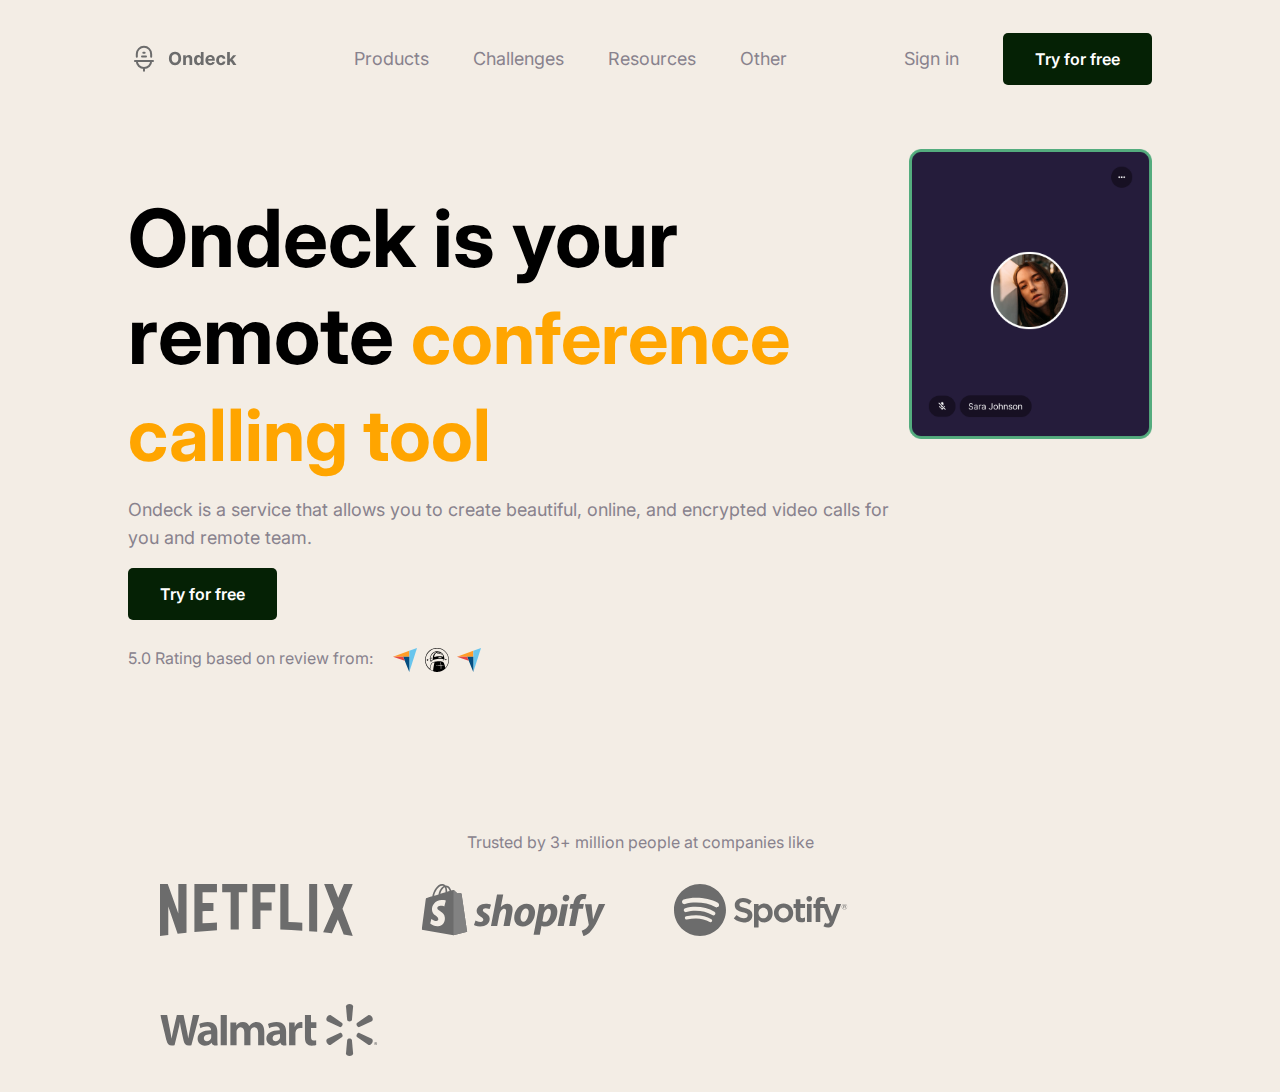
<file: index.html>
<!DOCTYPE html>
<html lang="pt-br">

<head>
    <meta charset="UTF-8">
    <meta name="viewport" content="width=device-width, initial-scale=1.0">
    <title>Challenge: Ondeck</title>
    <link rel="stylesheet" href="style.css">
</head>

<body>
    <nav id="nav">
        <img src="/Assets/Logo.svg" alt="">
        <ul class="nav-menu">
            <li class="menu-list item-1">Products</li>
            <div class="menu-hidden disable">
                <ul class="menu-list-hidden">
                    <li><img src="Assets/Spense_Icon.svg" alt="">
                        <div class="menu-item-hidden">
                            <h5>Spense</h5>
                            <p>spense is landing page for writers.
                                Greate for practicing absolute postioning
                                and flex layouts</p>
                        </div>
                    </li>
                    <li><img src="Assets/Fiber_Icon.svg" alt="">
                        <div class="menu-item-hidden">
                            <h5>Fiber Landing Page</h5>
                            <p>An online portfolio generator. Great to practice flex/grid
                                layouts, absolute for positioning.</p>
                        </div>
                    </li>
                    <li><img src="Assets/Gradie_Icon.svg" alt="">
                        <div class="menu-item-hidden">
                            <h5>Gradie Signup Page</h5>
                            <p>Gradie is a simple sign up page, great to practice centering layout</p>
                        </div>
                    </li>
                </ul>

            </div>
            <li class="menu-list item-2">Challenges</li>
            <li class="menu-list item-3">Resources</li>
            <li class="menu-list item-4">Other</li>
        </ul>
        <ul>
            <li class="menu-list"><a href="#">Sign in</a></li>
            <li class="menu-list"><a href="#" class="primary-btn">Try for free</a></li>
        </ul>
    </nav>
    <nav id="nav-mobile">
        <img src="/Assets/Logo.svg" alt="">
        <ul>
            <li class="menu-icon"><img src="Assets/Menu.svg" alt=""></li>
            <div class="menu-hidden-mobile disable">
                <div class="close-icon">
                    <p class="title"></p>
                    <img id="close-icon" src="Assets/Close.svg" alt="">
                </div>
                <ul class="list-options">
                    <li class="menu-list-mobile item-1-mobile disable">
                        <p class="subtitle">Products
                        <p>
                        <ul class="menu-list-hidden-mobile disable-display">
                            <li>
                                <img src="Assets/Spense_Icon.svg" alt="">
                                <div class="menu-item-hidden">
                                    <h5>Spense</h5>
                                    <p>spense is landing page for writers.
                                        Greate for practicing absolute postioning
                                        and flex layouts</p>
                                </div>
                            </li>
                            <li><img src="Assets/Fiber_Icon.svg" alt="">
                                <div class="menu-item-hidden">
                                    <h5>Fiber Landing Page</h5>
                                    <p>An online portfolio generator. Great to practice flex/grid
                                        layouts, absolute for positioning.</p>
                                </div>
                            </li>
                            <li><img src="Assets/Gradie_Icon.svg" alt="">
                                <div class="menu-item-hidden">
                                    <h5>Gradie Signup Page</h5>
                                    <p>Gradie is a simple sign up page, great to practice centering layout</p>
                                </div>
                            </li>
                        </ul>
                    </li>
                    <li class="menu-list-mobile item-2-mobile disable">
                        <p class="subtitle">Challenges</p>
                    </li>
                    <li class="menu-list-mobile item-3-mobile disable">
                        <p class="subtitle">Resources</p>
                    </li>
                    <li class="menu-list-mobile item-4-mobile disable">
                        <p class="subtitle">Other</p>
                    </li>
                </ul>
            </div>
        </ul>
    </nav>
    <main id="content">
        <section id="content-text">
            <div class="info-text">
                <h1>Ondeck is your remote <span>conference calling tool</span></h1>
                <p>Ondeck is a service that allows you to create beautiful, online, and encrypted video calls for you
                    and remote team.</p>
                <a href="#" class="primary-btn">Try for free</a>
            </div>
            <div class="info-list">
                <p>5.0 Rating based on review from:
                <ul>
                    <li><img src="/Assets/Capterra Logo.svg" alt=""></li>
                    <li><img src="/Assets/AlternativeTo Logo.svg" alt=""></li>
                    <li><img src="/Assets/Capterra Logo.svg" alt=""></li>
                </ul>
                </p>
            </div>
        </section>
        <section id="content-img">
            <img src="/Assets/Hero Image.png" alt="">
        </section>
    </main>
    <footer id="footer">
        <p>Trusted by 3+ million people at companies like</p>
        <div class="icons">
            <img src="/Assets/Netflix Logo.svg" alt="">
            <img src="/Assets/Shopify Logo.svg" alt="">
            <img src="/Assets/Spotify Logo.svg" alt="">
            <img src="/Assets/Walmart Logo.svg" alt="">
        </div>
    </footer>
    <script src="/js/script.js"></script>
</body>

</html>
</file>
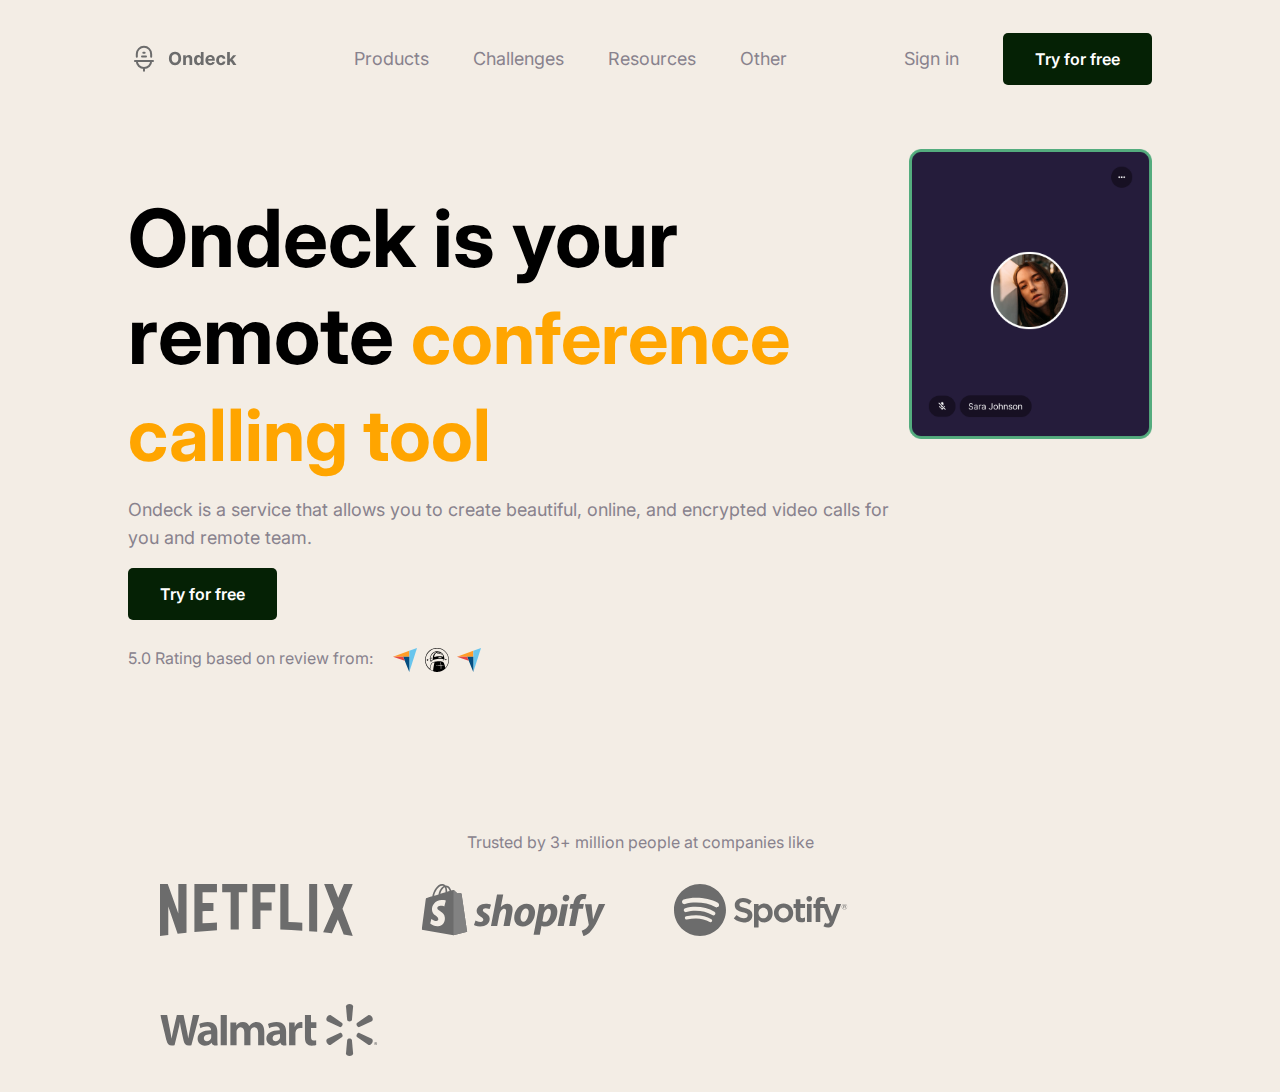
<file: Challange Ondeck/index.html>
<!DOCTYPE html>
<html lang="pt-br">

<head>
    <meta charset="UTF-8">
    <meta name="viewport" content="width=device-width, initial-scale=1.0">
    <title>Challenge: Ondeck</title>
    <link rel="stylesheet" href="style.css">
</head>

<body>
    <nav id="nav">
        <img src="Assets/Logo.svg" alt="">
        <ul class="nav-menu">
            <li class="menu-list item-1">Products</li>
            <div class="menu-hidden disable">
                <ul class="menu-list-hidden">
                    <li><img src="Assets/Spense_Icon.svg" alt="">
                        <div class="menu-item-hidden">
                            <h5>Spense</h5>
                            <p>spense is landing page for writers.
                                Greate for practicing absolute postioning
                                and flex layouts</p>
                        </div>
                    </li>
                    <li><img src="Assets/Fiber_Icon.svg" alt="">
                        <div class="menu-item-hidden">
                            <h5>Fiber Landing Page</h5>
                            <p>An online portfolio generator. Great to practice flex/grid
                                layouts, absolute for positioning.</p>
                        </div>
                    </li>
                    <li><img src="Assets/Gradie_Icon.svg" alt="">
                        <div class="menu-item-hidden">
                            <h5>Gradie Signup Page</h5>
                            <p>Gradie is a simple sign up page, great to practice centering layout</p>
                        </div>
                    </li>
                </ul>

            </div>
            <li class="menu-list item-2">Challenges</li>
            <li class="menu-list item-3">Resources</li>
            <li class="menu-list item-4">Other</li>
        </ul>
        <ul>
            <li class="menu-list"><a href="#">Sign in</a></li>
            <li class="menu-list"><a href="#" class="primary-btn">Try for free</a></li>
        </ul>
    </nav>
    <nav id="nav-mobile">
        <img src="Assets/Logo.svg" alt="">
        <ul>
            <li class="menu-icon"><img src="Assets/Menu.svg" alt=""></li>
            <div class="menu-hidden-mobile disable">
                <div class="close-icon">
                    <p class="title"></p>
                    <img id="close-icon" src="Assets/Close.svg" alt="">
                </div>
                <ul class="list-options">
                    <li class="menu-list-mobile item-1-mobile disable">
                        <p class="subtitle">Products
                        <p>
                        <ul class="menu-list-hidden-mobile disable-display">
                            <li>
                                <img src="Assets/Spense_Icon.svg" alt="">
                                <div class="menu-item-hidden">
                                    <h5>Spense</h5>
                                    <p>spense is landing page for writers.
                                        Greate for practicing absolute postioning
                                        and flex layouts</p>
                                </div>
                            </li>
                            <li><img src="Assets/Fiber_Icon.svg" alt="">
                                <div class="menu-item-hidden">
                                    <h5>Fiber Landing Page</h5>
                                    <p>An online portfolio generator. Great to practice flex/grid
                                        layouts, absolute for positioning.</p>
                                </div>
                            </li>
                            <li><img src="Assets/Gradie_Icon.svg" alt="">
                                <div class="menu-item-hidden">
                                    <h5>Gradie Signup Page</h5>
                                    <p>Gradie is a simple sign up page, great to practice centering layout</p>
                                </div>
                            </li>
                        </ul>
                    </li>
                    <li class="menu-list-mobile item-2-mobile disable">
                        <p class="subtitle">Challenges</p>
                    </li>
                    <li class="menu-list-mobile item-3-mobile disable">
                        <p class="subtitle">Resources</p>
                    </li>
                    <li class="menu-list-mobile item-4-mobile disable">
                        <p class="subtitle">Other</p>
                    </li>
                </ul>
            </div>
        </ul>
    </nav>
    <main id="content">
        <section id="content-text">
            <div class="info-text">
                <h1>Ondeck is your remote <span>conference calling tool</span></h1>
                <p>Ondeck is a service that allows you to create beautiful, online, and encrypted video calls for you
                    and remote team.</p>
                <a href="#" class="primary-btn">Try for free</a>
            </div>
            <div class="info-list">
                <p>5.0 Rating based on review from:
                <ul>
                    <li><img src="Assets/Capterra Logo.svg" alt=""></li>
                    <li><img src="Assets/AlternativeTo Logo.svg" alt=""></li>
                    <li><img src="Assets/Capterra Logo.svg" alt=""></li>
                </ul>
                </p>
            </div>
        </section>
        <section id="content-img">
            <img src="Assets/Hero Image.png" alt="">
        </section>
    </main>
    <footer id="footer">
        <p>Trusted by 3+ million people at companies like</p>
        <div class="icons">
            <img src="Assets/Netflix Logo.svg " alt="">
            <img src="Assets/Shopify Logo.svg" alt="">
            <img src="Assets/Spotify Logo.svg" alt="">
            <img src="Assets/Walmart Logo.svg" alt="">
        </div>
    </footer>
    <script src="js/script.js"></script>
</body>

</html>
</file>
<file: style.css>
@import url('https://fonts.googleapis.com/css2?family=Inter:wght@200;300;400;500;600;700;800;900&family=Space+Mono:wght@400;700&display=swap');

:root {

    --primary-color: #f3ede5;
    --secondary-color: #FFA500;
    --menu-font-color: #88828D;
    --button-color: #052105;
    --menu-background-color: #ffffff;
}

* {
    margin: 0;
    padding: 0;
}

html {
    scroll-behavior: smooth;
    font-family: "Inter", sans-serif;
    margin: 0rem 8rem;
}

body {
    background-color: var(--primary-color);

}

a,
p {
    text-decoration: none;
    color: var(--menu-font-color);
}

ul,
li {
    list-style: none;
    margin: 0;
    color: var(--menu-font-color);
}

/* ****** btns ******* */

.primary-btn {
    background-color: var(--button-color);
    padding: 1rem 2rem;
    border-radius: 5px;
    color: var(--menu-background-color);
    text-align: center;
    font-weight: 600;
    font-size: 1rem;
    align-self: flex-start;
}

/* ******** Nav ******* */

#nav,
#nav-mobile {
    display: flex;
    justify-content: space-between;
    margin: 2rem 0 4rem 0;
}

#nav-mobile {
    display: none;
}

#nav ul {
    display: flex;
    gap: 2.75rem;
}

#nav ul li,
#nav-mobile ul li {
    font-size: 18px;
    padding: 1rem 0rem;
    cursor: pointer;
}


/* ******** menu ********* */

.menu-icon {
    display: none;
}

.menu-hidden,
.menu-hidden-mobile {
    position: absolute;
    width: 24.5rem;
    height: 19rem;
    padding: 1.5rem 1.5rem 1.5rem 1.5rem;
    margin-top: 4rem;
    margin-left: -2.75rem;
    background-color: var(--menu-background-color);
    border-radius: 15px;
    transition: all 0.5s;
    z-index: 1;
}

.menu-hidden::before {
    content: '';
    position: absolute;
    top: -8px;
    left: 75px;
    height: 15px;
    width: 15px;
    background-color: var(--menu-background-color);
    transform: rotate(45deg);
    z-index: -1;
}

.menu-list-hidden {
    display: flex;
    flex-direction: column;
    padding-inline: 1.5rem;
    padding-block: 1.5rem;
    border-radius: 10px;
}

.menu-list-hidden li {
    display: flex;
    flex-direction: row;
    align-items: start;
    margin-top: -0.3rem;
    margin-bottom: -2rem;

}

.menu-item-hidden {
    margin: 1 0.75rem;
}

.menu-item-hidden h5 {
    color: var(--button-color);
}

.menu-item-hidden p {
    font-size: .9rem;
    color: var(--menu-font-color);
    font-stretch: wider;
    line-height: 1.25;
}

.menu-list-hidden img {
    margin-right: 1rem;
}


.active {
    opacity: 1;
    visibility: visible;
}

.disable {
    opacity: 0;
    visibility: hidden;
}

/********** Content *********/

#content {
    display: flex;
    justify-content: space-between;
}

#content-img {
    height: 100%;
    width: 500px;
}

#content-img img {
    height: 100%;
    width: 100%;
}

#content-text {
    margin-top: 2.5rem;
    display: flex;
    flex-direction: column;
    justify-content: space-between;
}

.info-text {
    display: flex;
    flex-direction: column;
}

.info-text>h1 {
    font-size: 5rem;
}

.info-text>h1>span {
    font-size: 4.5rem;
    color: var(--secondary-color);
}

.info-text p {
    font-size: 18px;
    line-height: 1.75rem;
    margin: 1rem 0;
}

.info-list {
    display: flex;
    margin: 1.75rem 0;
}

.info-list ul {
    display: flex;
    flex-direction: row;
    margin-left: 1rem;
}

.info-list ul li {
    margin: 0 0.25rem;
}

/* ********** footer ******** */

#footer {
    display: flex;
    flex-direction: column;
    align-items: center;
    margin-top: 8rem;
}

.icons img {
    padding: 1rem;
    margin: 1rem;
}

@media (max-width: 1200px) {
    html {
        margin: 0 1rem;
    }

    #nav {
        display: none;
    }

    #nav-mobile {
        display: flex;
        justify-content: space-between;
    }

    /* ******* menu ****** */
    .menu-list,
    .menu-hidden {
        display: none;
    }

    .disable-display {
        display: none;
    }

    .menu-icon {
        display: block;
    }

    .close-icon {
        cursor: pointer;
        align-items: center;
        display: flex;
        padding: 0 0.75rem 0rem 0.75rem;
        justify-content: space-between;
    }

    .title {
        font-size: .8rem;
        font-weight: 600;
    }

    .menu-hidden-mobile {
        width: 22rem;
        height: 20rem;
        top: -1rem;
        right: 0.9rem;
    }

    .list-options {
        display: flex;
        flex-direction: column;
        justify-content: center;
        align-items: center;
    }

    .menu-hidden-mobile li {
        display: flex;
        align-items: start;
    }


    .menu-list-hidden-mobile li img {
        margin-right: 1rem;
    }



    /********** Content *********/

    #content-text {
        margin-top: 0.5rem;
    }

    .info-text>h1 {
        font-size: 2.5rem;
    }

    .info-text>h1>span {
        font-size: 2.25rem;
        color: var(--secondary-color);
    }

    .info-text p {
        font-size: 1rem;
        margin: 0;
    }

    #content-img {
        display: none;
    }

    .info-list ul li {
        margin: 0 0.5rem;
    }

    /* ****** btns ******* */

    .primary-btn {
        margin: 1.5rem 0 2rem 0;
    }

    /* ********** footer ******** */

    #footer {
        margin: 3rem 0;
    }

    .icons {
        display: grid;
        grid-template-columns: repeat(2, 1fr);
    }

    .icons img {
        padding: 1rem;
        margin: 0rem;
        max-width: 80%;
    }

}

@media (max-width: 400px) {
    .menu-hidden-mobile {
        width: 20rem;
        height: 20rem;
    }

}
</file>
<file: Challange Ondeck/style.css>
@import url('https://fonts.googleapis.com/css2?family=Inter:wght@200;300;400;500;600;700;800;900&family=Space+Mono:wght@400;700&display=swap');

:root {

    --primary-color: #f3ede5;
    --secondary-color: #FFA500;
    --menu-font-color: #88828D;
    --button-color: #052105;
    --menu-background-color: #ffffff;
}

* {
    margin: 0;
    padding: 0;
}

html {
    scroll-behavior: smooth;
    font-family: "Inter", sans-serif;
    margin: 0rem 8rem;
}

body {
    background-color: var(--primary-color);

}

a,
p {
    text-decoration: none;
    color: var(--menu-font-color);
}

ul,
li {
    list-style: none;
    margin: 0;
    color: var(--menu-font-color);
}

/* ****** btns ******* */

.primary-btn {
    background-color: var(--button-color);
    padding: 1rem 2rem;
    border-radius: 5px;
    color: var(--menu-background-color);
    text-align: center;
    font-weight: 600;
    font-size: 1rem;
    align-self: flex-start;
}

/* ******** Nav ******* */

#nav,
#nav-mobile {
    display: flex;
    justify-content: space-between;
    margin: 2rem 0 4rem 0;
}

#nav-mobile {
    display: none;
}

#nav ul {
    display: flex;
    gap: 2.75rem;
}

#nav ul li,
#nav-mobile ul li {
    font-size: 18px;
    padding: 1rem 0rem;
    cursor: pointer;
}


/* ******** menu ********* */

.menu-icon {
    display: none;
}

.menu-hidden,
.menu-hidden-mobile {
    position: absolute;
    width: 24.5rem;
    height: 19rem;
    padding: 1.5rem 1.5rem 1.5rem 1.5rem;
    margin-top: 4rem;
    margin-left: -2.75rem;
    background-color: var(--menu-background-color);
    border-radius: 15px;
    transition: all 0.5s;
    z-index: 1;
}

.menu-hidden::before {
    content: '';
    position: absolute;
    top: -8px;
    left: 75px;
    height: 15px;
    width: 15px;
    background-color: var(--menu-background-color);
    transform: rotate(45deg);
    z-index: -1;
}

.menu-list-hidden {
    display: flex;
    flex-direction: column;
    padding-inline: 1.5rem;
    padding-block: 1.5rem;
    border-radius: 10px;
}

.menu-list-hidden li {
    display: flex;
    flex-direction: row;
    align-items: start;
    margin-top: -0.3rem;
    margin-bottom: -2rem;

}

.menu-item-hidden {
    margin: 1 0.75rem;
}

.menu-item-hidden h5 {
    color: var(--button-color);
}

.menu-item-hidden p {
    font-size: .9rem;
    color: var(--menu-font-color);
    font-stretch: wider;
    line-height: 1.25;
}

.menu-list-hidden img {
    margin-right: 1rem;
}


.active {
    opacity: 1;
    visibility: visible;
}

.disable {
    opacity: 0;
    visibility: hidden;
}

/********** Content *********/

#content {
    display: flex;
    justify-content: space-between;
}

#content-img {
    height: 100%;
    width: 500px;
}

#content-img img {
    height: 100%;
    width: 100%;
}

#content-text {
    margin-top: 2.5rem;
    display: flex;
    flex-direction: column;
    justify-content: space-between;
}

.info-text {
    display: flex;
    flex-direction: column;
}

.info-text>h1 {
    font-size: 5rem;
}

.info-text>h1>span {
    font-size: 4.5rem;
    color: var(--secondary-color);
}

.info-text p {
    font-size: 18px;
    line-height: 1.75rem;
    margin: 1rem 0;
}

.info-list {
    display: flex;
    margin: 1.75rem 0;
}

.info-list ul {
    display: flex;
    flex-direction: row;
    margin-left: 1rem;
}

.info-list ul li {
    margin: 0 0.25rem;
}

/* ********** footer ******** */

#footer {
    display: flex;
    flex-direction: column;
    align-items: center;
    margin-top: 8rem;
}

.icons img {
    padding: 1rem;
    margin: 1rem;
}

@media (max-width: 1200px) {
    html {
        margin: 0 1rem;
    }

    #nav {
        display: none;
    }

    #nav-mobile {
        display: flex;
        justify-content: space-between;
    }

    /* ******* menu ****** */
    .menu-list,
    .menu-hidden {
        display: none;
    }

    .disable-display {
        display: none;
    }

    .menu-icon {
        display: block;
    }

    .close-icon {
        cursor: pointer;
        align-items: center;
        display: flex;
        padding: 0 0.75rem 0rem 0.75rem;
        justify-content: space-between;
    }

    .title {
        font-size: .8rem;
        font-weight: 600;
    }

    .menu-hidden-mobile {
        width: 22rem;
        height: 20rem;
        top: -1rem;
        right: 0.9rem;
    }

    .list-options {
        display: flex;
        flex-direction: column;
        justify-content: center;
        align-items: center;
    }

    .menu-hidden-mobile li {
        display: flex;
        align-items: start;
    }


    .menu-list-hidden-mobile li img {
        margin-right: 1rem;
    }



    /********** Content *********/

    #content-text {
        margin-top: 0.5rem;
    }

    .info-text>h1 {
        font-size: 2.5rem;
    }

    .info-text>h1>span {
        font-size: 2.25rem;
        color: var(--secondary-color);
    }

    .info-text p {
        font-size: 1rem;
        margin: 0;
    }

    #content-img {
        display: none;
    }

    .info-list ul li {
        margin: 0 0.5rem;
    }

    /* ****** btns ******* */

    .primary-btn {
        margin: 1.5rem 0 2rem 0;
    }

    /* ********** footer ******** */

    #footer {
        margin: 3rem 0;
    }

    .icons {
        display: grid;
        grid-template-columns: repeat(2, 1fr);
    }

    .icons img {
        padding: 1rem;
        margin: 0rem;
        max-width: 80%;
    }

}

@media (max-width: 400px) {
    .menu-hidden-mobile {
        width: 20rem;
        height: 20rem;
    }

}
</file>
